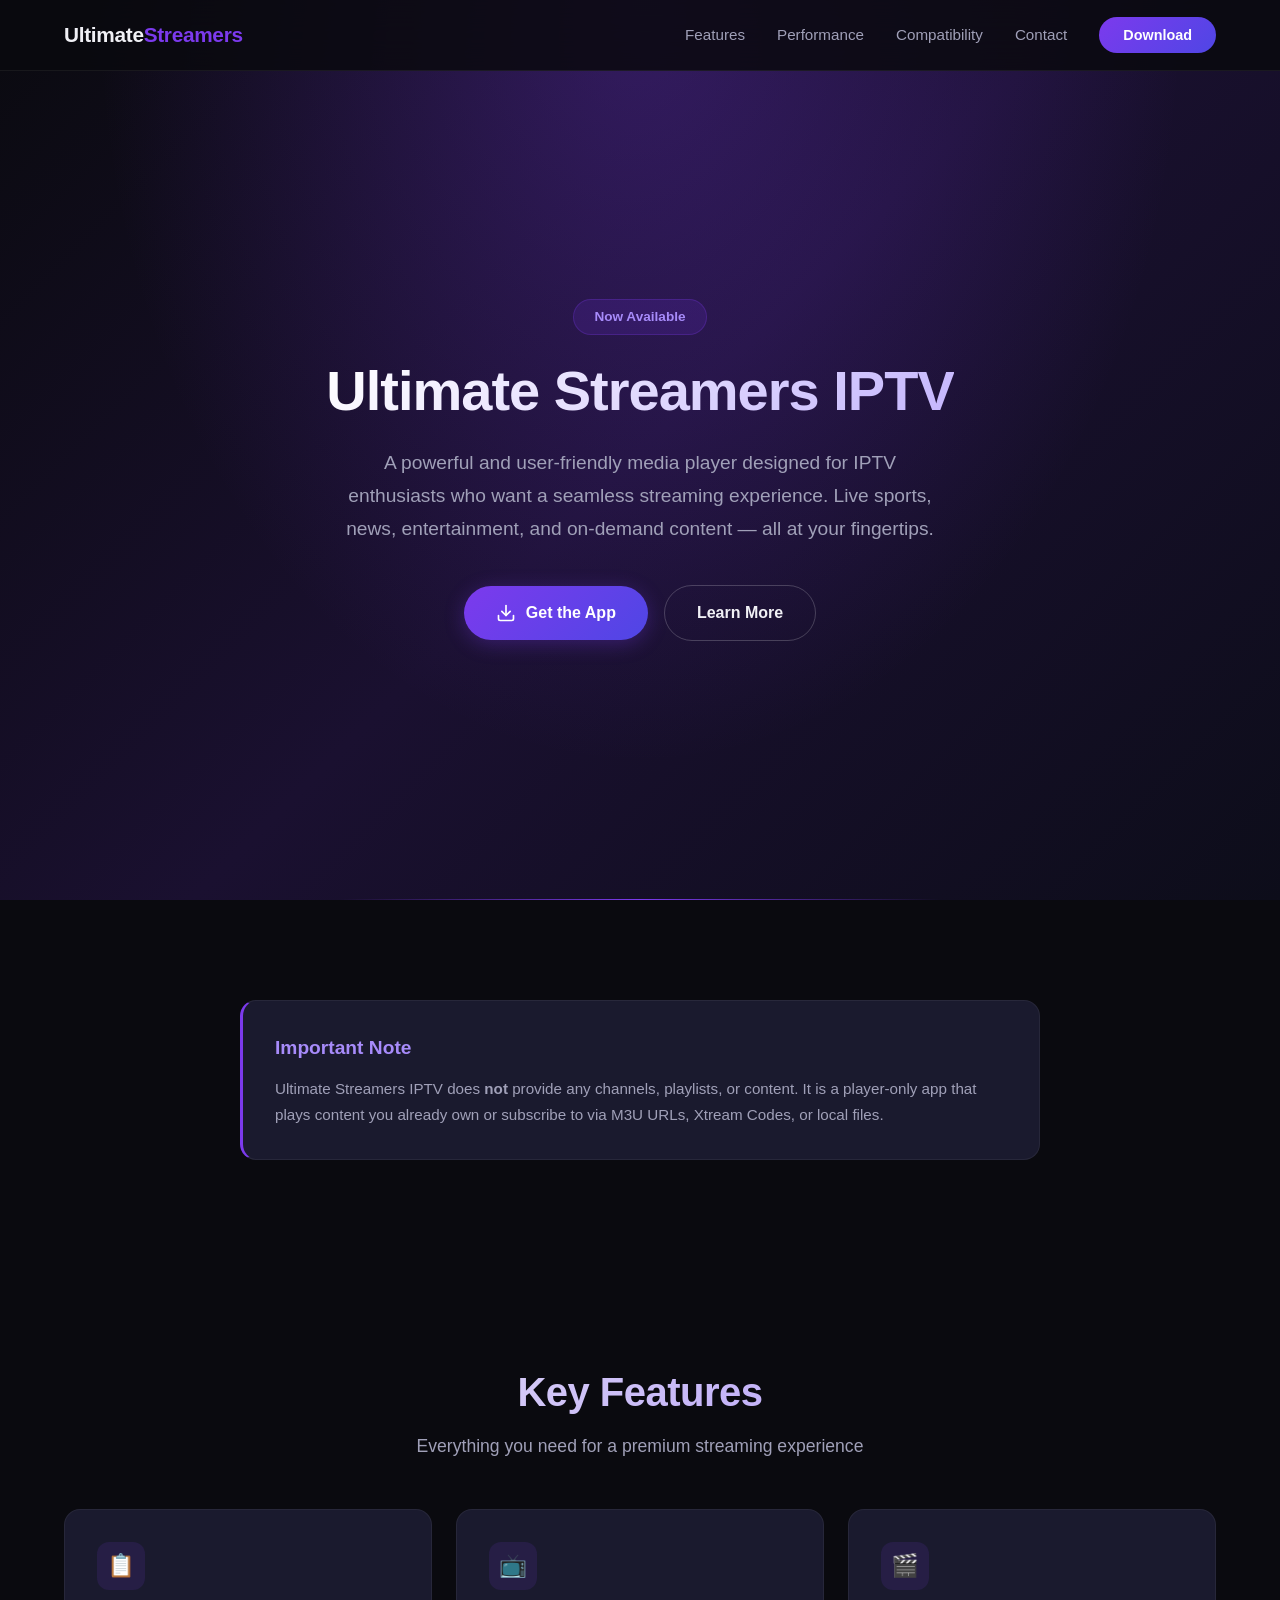
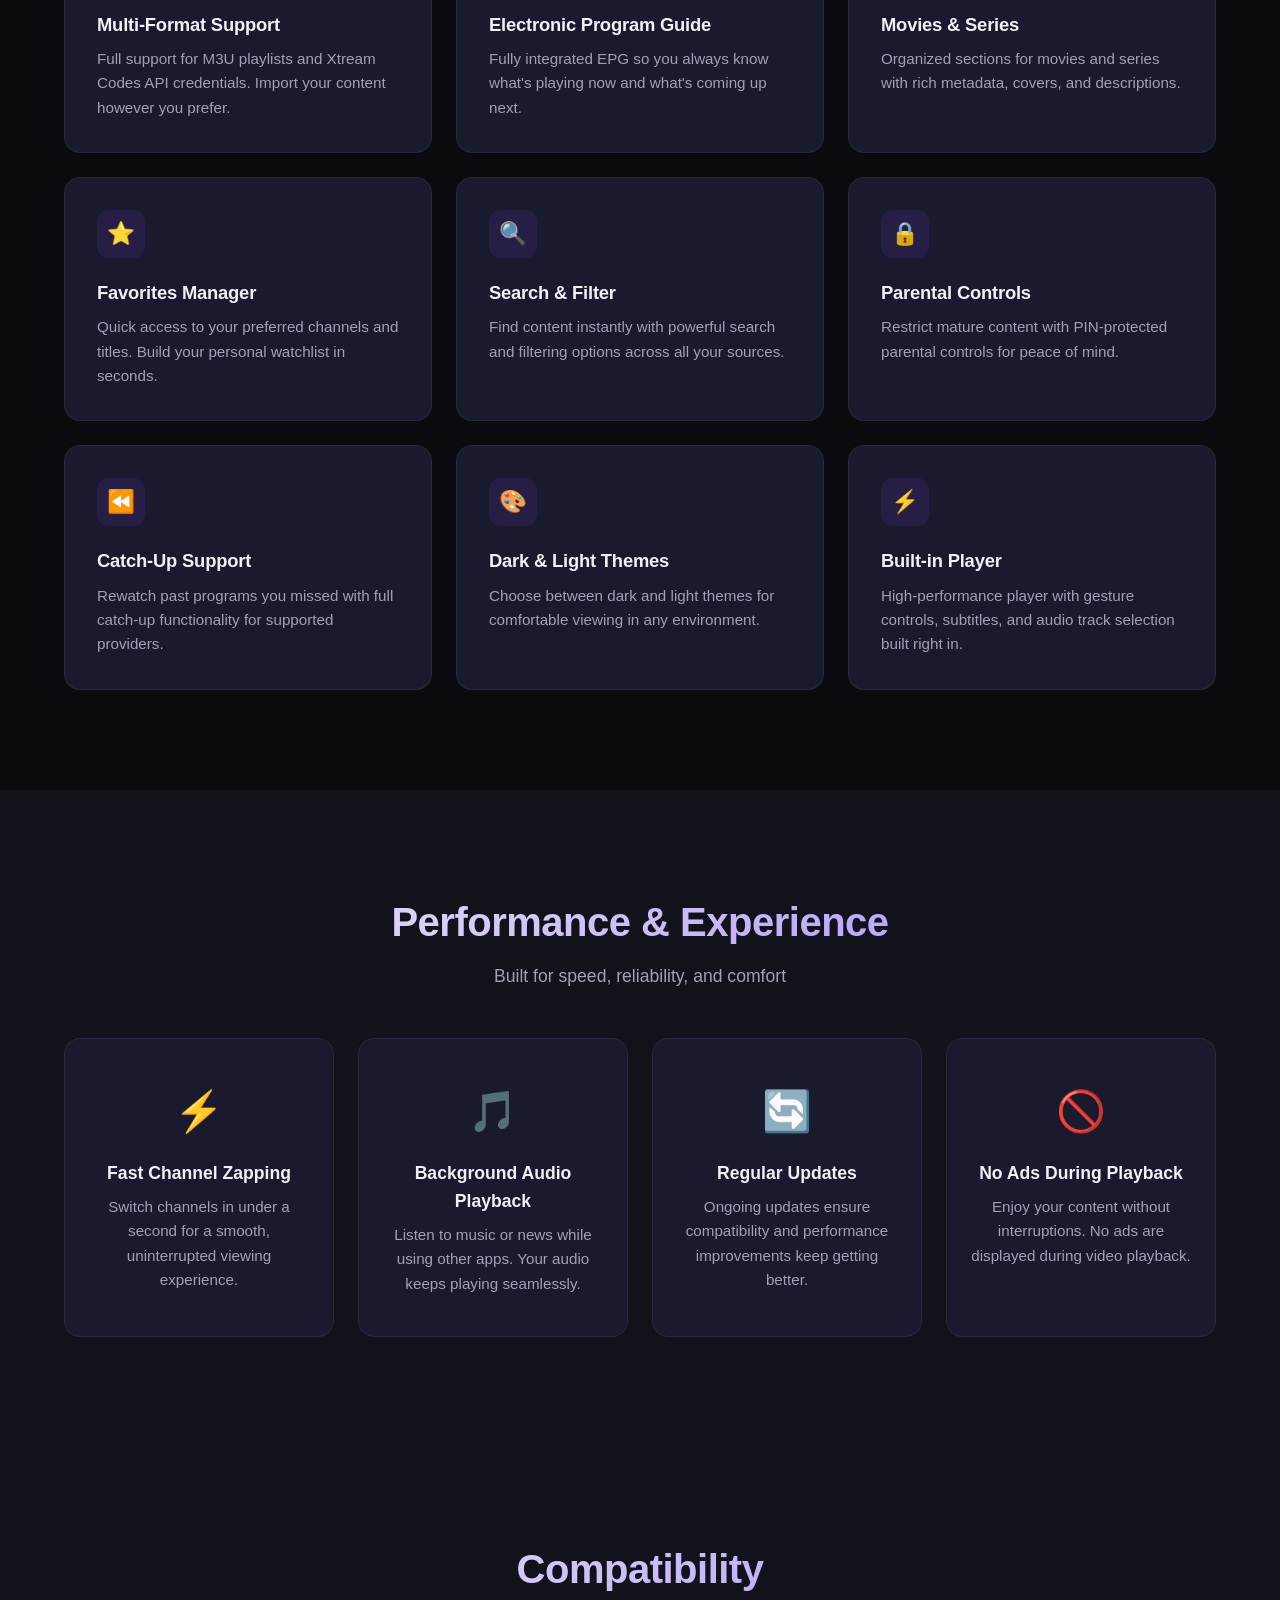
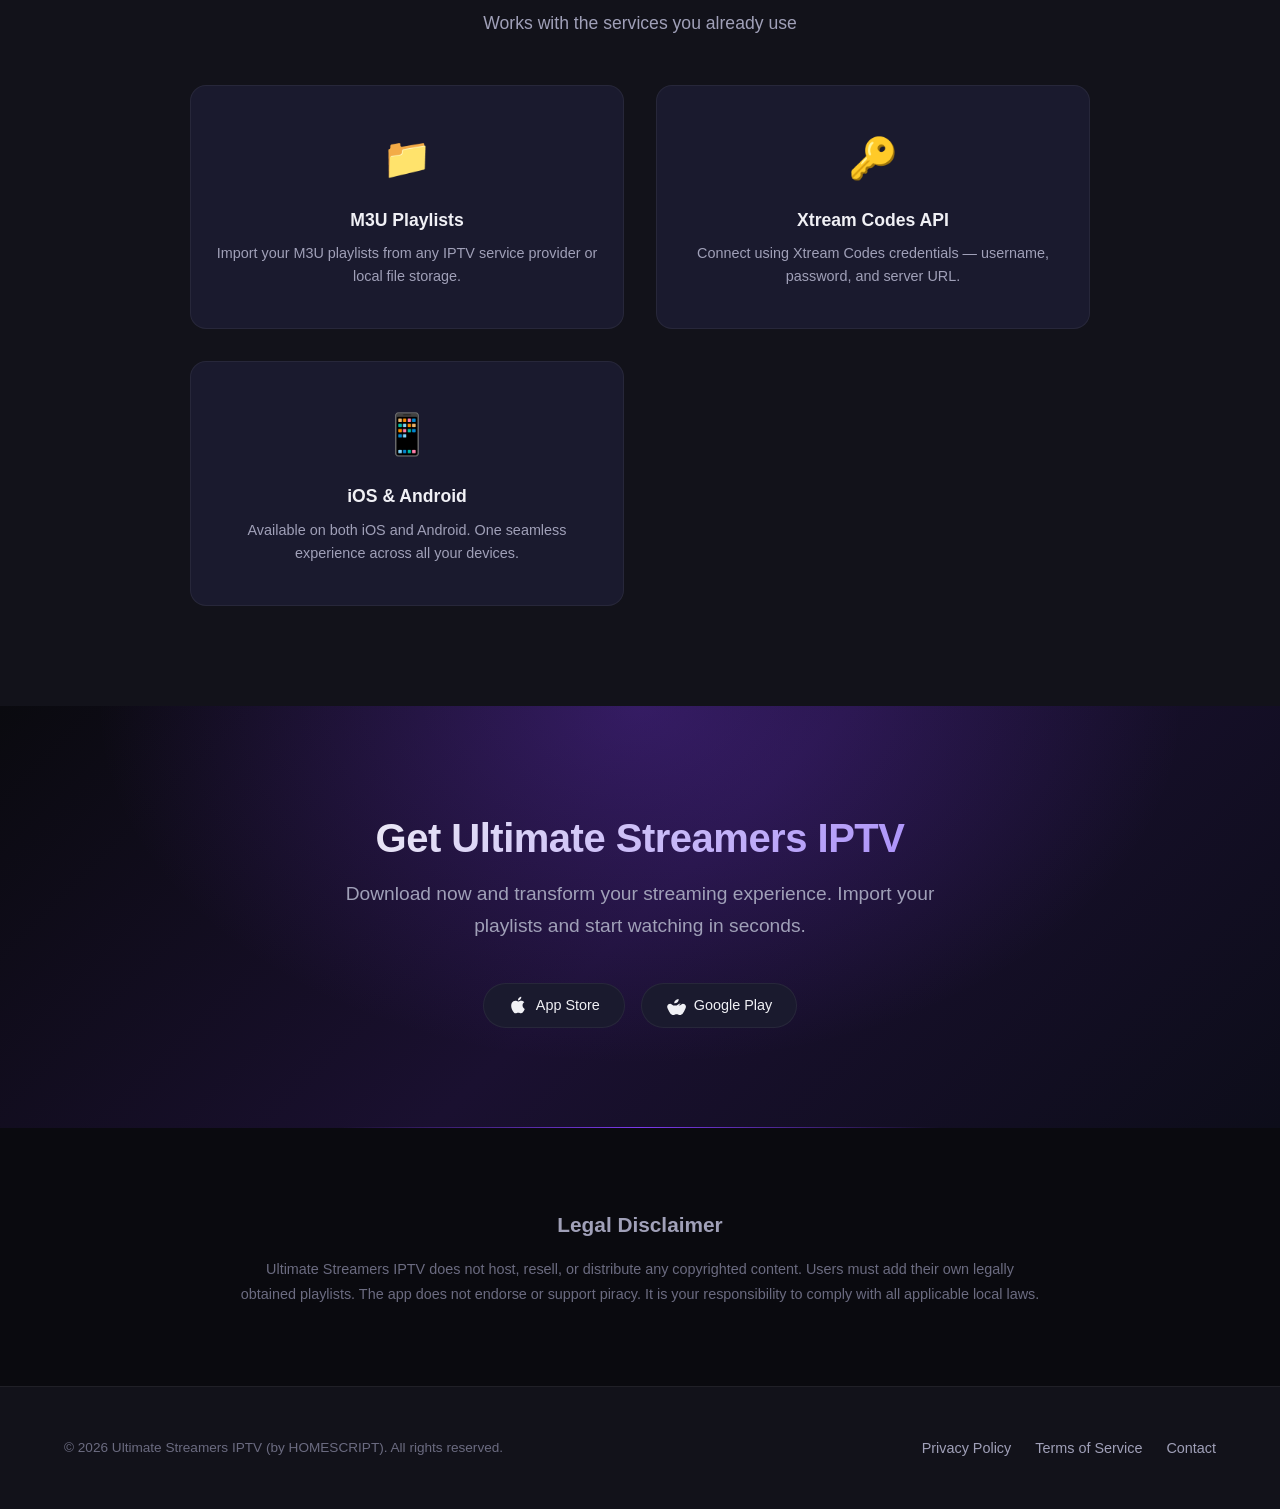
<file: index.html>
<!DOCTYPE html>
<html lang="en">
<head>
  <meta charset="UTF-8">
  <meta name="viewport" content="width=device-width, initial-scale=1.0">
  <meta name="description" content="Ultimate Streamers IPTV - A powerful and user-friendly media player for IPTV enthusiasts. Stream M3U playlists, Xtream Codes, and local files with a seamless experience.">
  <meta name="keywords" content="IPTV player, M3U player, Xtream Codes, IPTV app, media player, streaming app">
  <meta name="theme-color" content="#0a0a0f">
  <title>Ultimate Streamers IPTV - Premium Media Player</title>
  <link rel="stylesheet" href="styles.css">
  <link rel="icon" type="image/svg+xml" href="data:image/svg+xml,<svg xmlns='http://www.w3.org/2000/svg' viewBox='0 0 100 100'><text y='.9em' font-size='90'>📺</text></svg>">
</head>
<body>

  <!-- NAVIGATION -->
  <nav class="nav" id="nav">
    <div class="nav-inner">
      <a href="#" class="nav-logo">Ultimate<span>Streamers</span></a>
      <button class="nav-toggle" id="navToggle" aria-label="Toggle navigation">
        <span></span>
        <span></span>
        <span></span>
      </button>
      <ul class="nav-links" id="navLinks">
        <li><a href="#features">Features</a></li>
        <li><a href="#performance">Performance</a></li>
        <li><a href="#compatibility">Compatibility</a></li>
        <li><a href="contact.html">Contact</a></li>
        <li><a href="#download" class="nav-cta">Download</a></li>
      </ul>
    </div>
  </nav>

  <!-- HERO -->
  <section class="hero" id="home">
    <div class="hero-content">
      <span class="hero-badge">Now Available</span>
      <h1>Ultimate Streamers IPTV</h1>
      <p>A powerful and user-friendly media player designed for IPTV enthusiasts who want a seamless streaming experience. Live sports, news, entertainment, and on-demand content — all at your fingertips.</p>
      <div class="hero-cta">
        <a href="#download" class="btn btn-primary">
          <svg width="20" height="20" viewBox="0 0 24 24" fill="none" stroke="currentColor" stroke-width="2" stroke-linecap="round" stroke-linejoin="round"><path d="M21 15v4a2 2 0 0 1-2 2H5a2 2 0 0 1-2-2v-4"/><polyline points="7 10 12 15 17 10"/><line x1="12" y1="15" x2="12" y2="3"/></svg>
          Get the App
        </a>
        <a href="#features" class="btn btn-outline">Learn More</a>
      </div>
    </div>
  </section>

  <!-- IMPORTANT NOTICE -->
  <section class="notice">
    <div class="container">
      <div class="notice-card">
        <h3>Important Note</h3>
        <p>Ultimate Streamers IPTV does <strong>not</strong> provide any channels, playlists, or content. It is a player-only app that plays content you already own or subscribe to via M3U URLs, Xtream Codes, or local files.</p>
      </div>
    </div>
  </section>

  <!-- FEATURES -->
  <section class="features" id="features">
    <div class="container">
      <h2 class="section-title">Key Features</h2>
      <p class="section-subtitle">Everything you need for a premium streaming experience</p>
      <div class="features-grid">

        <div class="feature-card">
          <div class="feature-icon">📋</div>
          <h3>Multi-Format Support</h3>
          <p>Full support for M3U playlists and Xtream Codes API credentials. Import your content however you prefer.</p>
        </div>

        <div class="feature-card">
          <div class="feature-icon">📺</div>
          <h3>Electronic Program Guide</h3>
          <p>Fully integrated EPG so you always know what's playing now and what's coming up next.</p>
        </div>

        <div class="feature-card">
          <div class="feature-icon">🎬</div>
          <h3>Movies &amp; Series</h3>
          <p>Organized sections for movies and series with rich metadata, covers, and descriptions.</p>
        </div>

        <div class="feature-card">
          <div class="feature-icon">⭐</div>
          <h3>Favorites Manager</h3>
          <p>Quick access to your preferred channels and titles. Build your personal watchlist in seconds.</p>
        </div>

        <div class="feature-card">
          <div class="feature-icon">🔍</div>
          <h3>Search &amp; Filter</h3>
          <p>Find content instantly with powerful search and filtering options across all your sources.</p>
        </div>

        <div class="feature-card">
          <div class="feature-icon">🔒</div>
          <h3>Parental Controls</h3>
          <p>Restrict mature content with PIN-protected parental controls for peace of mind.</p>
        </div>

        <div class="feature-card">
          <div class="feature-icon">⏪</div>
          <h3>Catch-Up Support</h3>
          <p>Rewatch past programs you missed with full catch-up functionality for supported providers.</p>
        </div>

        <div class="feature-card">
          <div class="feature-icon">🎨</div>
          <h3>Dark &amp; Light Themes</h3>
          <p>Choose between dark and light themes for comfortable viewing in any environment.</p>
        </div>

        <div class="feature-card">
          <div class="feature-icon">⚡</div>
          <h3>Built-in Player</h3>
          <p>High-performance player with gesture controls, subtitles, and audio track selection built right in.</p>
        </div>

      </div>
    </div>
  </section>

  <!-- PERFORMANCE -->
  <section class="performance" id="performance">
    <div class="container">
      <h2 class="section-title">Performance &amp; Experience</h2>
      <p class="section-subtitle">Built for speed, reliability, and comfort</p>
      <div class="perf-grid">

        <div class="perf-card">
          <div class="perf-icon">⚡</div>
          <h3>Fast Channel Zapping</h3>
          <p>Switch channels in under a second for a smooth, uninterrupted viewing experience.</p>
        </div>

        <div class="perf-card">
          <div class="perf-icon">🎵</div>
          <h3>Background Audio Playback</h3>
          <p>Listen to music or news while using other apps. Your audio keeps playing seamlessly.</p>
        </div>

        <div class="perf-card">
          <div class="perf-icon">🔄</div>
          <h3>Regular Updates</h3>
          <p>Ongoing updates ensure compatibility and performance improvements keep getting better.</p>
        </div>

        <div class="perf-card">
          <div class="perf-icon">🚫</div>
          <h3>No Ads During Playback</h3>
          <p>Enjoy your content without interruptions. No ads are displayed during video playback.</p>
        </div>

      </div>
    </div>
  </section>

  <!-- COMPATIBILITY -->
  <section class="compatibility" id="compatibility">
    <div class="container">
      <h2 class="section-title">Compatibility</h2>
      <p class="section-subtitle">Works with the services you already use</p>
      <div class="compat-content">

        <div class="compat-card">
          <div class="compat-icon">📁</div>
          <h3>M3U Playlists</h3>
          <p>Import your M3U playlists from any IPTV service provider or local file storage.</p>
        </div>

        <div class="compat-card">
          <div class="compat-icon">🔑</div>
          <h3>Xtream Codes API</h3>
          <p>Connect using Xtream Codes credentials — username, password, and server URL.</p>
        </div>

        <div class="compat-card">
          <div class="compat-icon">📱</div>
          <h3>iOS &amp; Android</h3>
          <p>Available on both iOS and Android. One seamless experience across all your devices.</p>
        </div>

      </div>
    </div>
  </section>

  <!-- DOWNLOAD CTA -->
  <section class="hero" id="download" style="min-height: auto; padding: 100px 24px;">
    <div class="hero-content">
      <h2 class="section-title" style="font-size: 2.5rem;">Get Ultimate Streamers IPTV</h2>
      <p>Download now and transform your streaming experience. Import your playlists and start watching in seconds.</p>
      <div class="store-badges">
        <a href="#" class="store-badge">
          <svg viewBox="0 0 24 24" fill="currentColor"><path d="M18.71 19.5c-.83 1.24-1.71 2.45-3.05 2.47-1.34.03-1.77-.79-3.29-.79-1.53 0-2 .77-3.27.82-1.31.05-2.3-1.32-3.14-2.53C4.25 17 2.94 12.45 4.7 9.39c.87-1.52 2.43-2.48 4.12-2.51 1.28-.02 2.5.87 3.29.87.78 0 2.26-1.07 3.82-.91.65.03 2.47.26 3.64 1.98-.09.06-2.17 1.28-2.15 3.81.03 3.02 2.65 4.03 2.68 4.04-.03.07-.42 1.44-1.38 2.83M13 3.5c.73-.83 1.94-1.46 2.94-1.5.13 1.17-.34 2.35-1.04 3.19-.69.85-1.83 1.51-2.95 1.42-.15-1.15.41-2.35 1.05-3.11z"/></svg>
          App Store
        </a>
        <a href="#" class="store-badge">
          <svg viewBox="0 0 24 24" fill="currentColor"><path d="M14.94 4.66C13.67 4.86 12.17 5.71 11.25 6.59c-.72.68-1.35 1.76-1.35 2.85 0 .18.02.36.05.52 1.44.15 2.86-.37 3.85-1.37.81-.81 1.44-1.89 1.37-3.07-.09-.34-.23-.63-.23-.86zM17.72 10.05c-1.26 0-2.34.46-3.22 1.24-2.09 1.88-5.44 1.88-7.53 0-1.77-1.53-4.57-.44-5.34 1.62-.59 1.56.36 3.25 1.06 4.68.7 1.43 1.32 2.88 2.16 4.14.86 1.3 2.09 2.38 3.77 2.38 1.68 0 2.35-.97 4.07-.97 1.72 0 2.37.97 4.04.97 1.68 0 2.91-1.08 3.77-2.38.84-1.26 1.46-2.71 2.16-4.14.7-1.43 1.65-3.12 1.06-4.68-.77-2.06-3.57-3.15-5.34-1.62-.88.78-1.96 1.24-3.22 1.24z"/></svg>
          Google Play
        </a>
      </div>
    </div>
  </section>

  <!-- LEGAL DISCLAIMER -->
  <section class="disclaimer">
    <div class="container">
      <div class="disclaimer-content">
        <h3>Legal Disclaimer</h3>
        <p>
          Ultimate Streamers IPTV does not host, resell, or distribute any copyrighted content. Users must add their own legally obtained playlists. The app does not endorse or support piracy. It is your responsibility to comply with all applicable local laws.
        </p>
      </div>
    </div>
  </section>

  <!-- FOOTER -->
  <footer class="footer">
    <div class="container">
      <div class="footer-inner">
        <span class="footer-copy">&copy; 2026 Ultimate Streamers IPTV (by HOMESCRIPT). All rights reserved.</span>
        <ul class="footer-links">
          <li><a href="privacy.html">Privacy Policy</a></li>
          <li><a href="terms.html">Terms of Service</a></li>
          <li><a href="contact.html">Contact</a></li>
        </ul>
      </div>
    </div>
  </footer>

  <script src="script.js"></script>
</body>
</html>
</file>
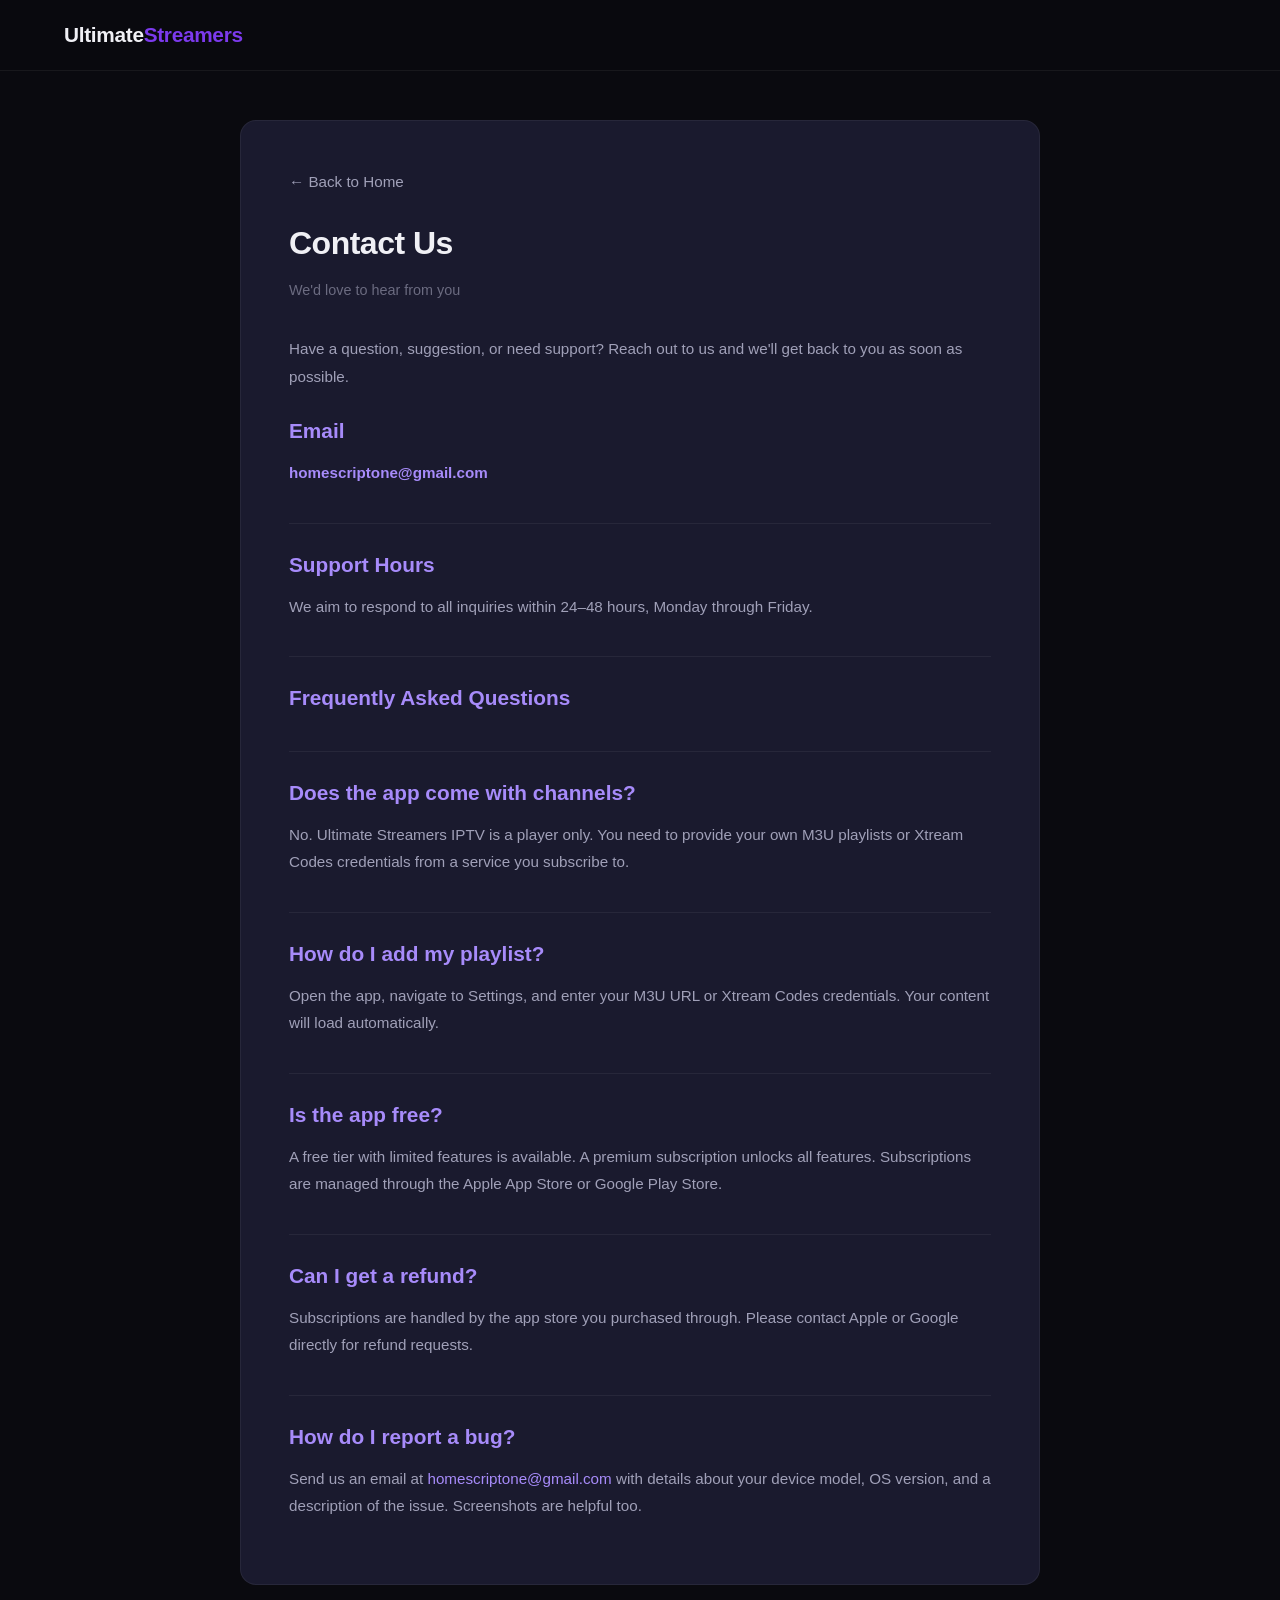
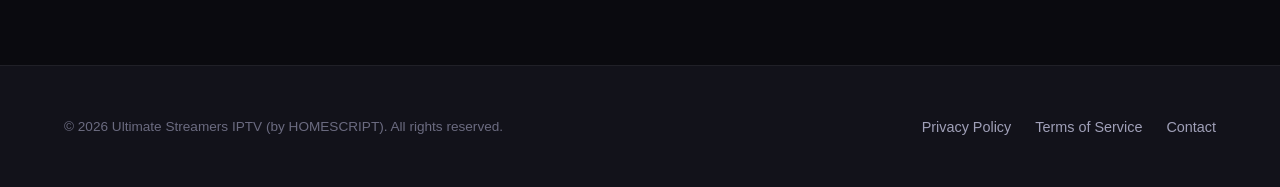
<file: contact.html>
<!DOCTYPE html>
<html lang="en">
<head>
  <meta charset="UTF-8">
  <meta name="viewport" content="width=device-width, initial-scale=1.0">
  <meta name="description" content="Contact Ultimate Streamers IPTV - Get in touch with us for support, questions, or feedback.">
  <meta name="theme-color" content="#0a0a0f">
  <title>Contact - Ultimate Streamers IPTV</title>
  <link rel="stylesheet" href="styles.css">
</head>
<body>

  <nav class="nav" id="nav">
    <div class="nav-inner">
      <a href="index.html" class="nav-logo">Ultimate<span>Streamers</span></a>
    </div>
  </nav>

  <main class="legal-page">
    <div class="legal-content">
      <a href="index.html" class="legal-back">← Back to Home</a>
      <h1>Contact Us</h1>
      <p class="legal-date">We'd love to hear from you</p>

      <p>Have a question, suggestion, or need support? Reach out to us and we'll get back to you as soon as possible.</p>

      <h2>Email</h2>
      <p><strong><a href="mailto:homescriptone@gmail.com">homescriptone@gmail.com</a></strong></p>

      <h2>Support Hours</h2>
      <p>We aim to respond to all inquiries within 24–48 hours, Monday through Friday.</p>

      <h2>Frequently Asked Questions</h2>

      <h2>Does the app come with channels?</h2>
      <p>No. Ultimate Streamers IPTV is a player only. You need to provide your own M3U playlists or Xtream Codes credentials from a service you subscribe to.</p>

      <h2>How do I add my playlist?</h2>
      <p>Open the app, navigate to Settings, and enter your M3U URL or Xtream Codes credentials. Your content will load automatically.</p>

      <h2>Is the app free?</h2>
      <p>A free tier with limited features is available. A premium subscription unlocks all features. Subscriptions are managed through the Apple App Store or Google Play Store.</p>

      <h2>Can I get a refund?</h2>
      <p>Subscriptions are handled by the app store you purchased through. Please contact Apple or Google directly for refund requests.</p>

      <h2>How do I report a bug?</h2>
      <p>Send us an email at <a href="mailto:homescriptone@gmail.com">homescriptone@gmail.com</a> with details about your device model, OS version, and a description of the issue. Screenshots are helpful too.</p>
    </div>
  </main>

  <footer class="footer">
    <div class="container">
      <div class="footer-inner">
        <span class="footer-copy">&copy; 2026 Ultimate Streamers IPTV (by HOMESCRIPT). All rights reserved.</span>
        <ul class="footer-links">
          <li><a href="privacy.html">Privacy Policy</a></li>
          <li><a href="terms.html">Terms of Service</a></li>
          <li><a href="contact.html">Contact</a></li>
        </ul>
      </div>
    </div>
  </footer>

</body>
</html>
</file>
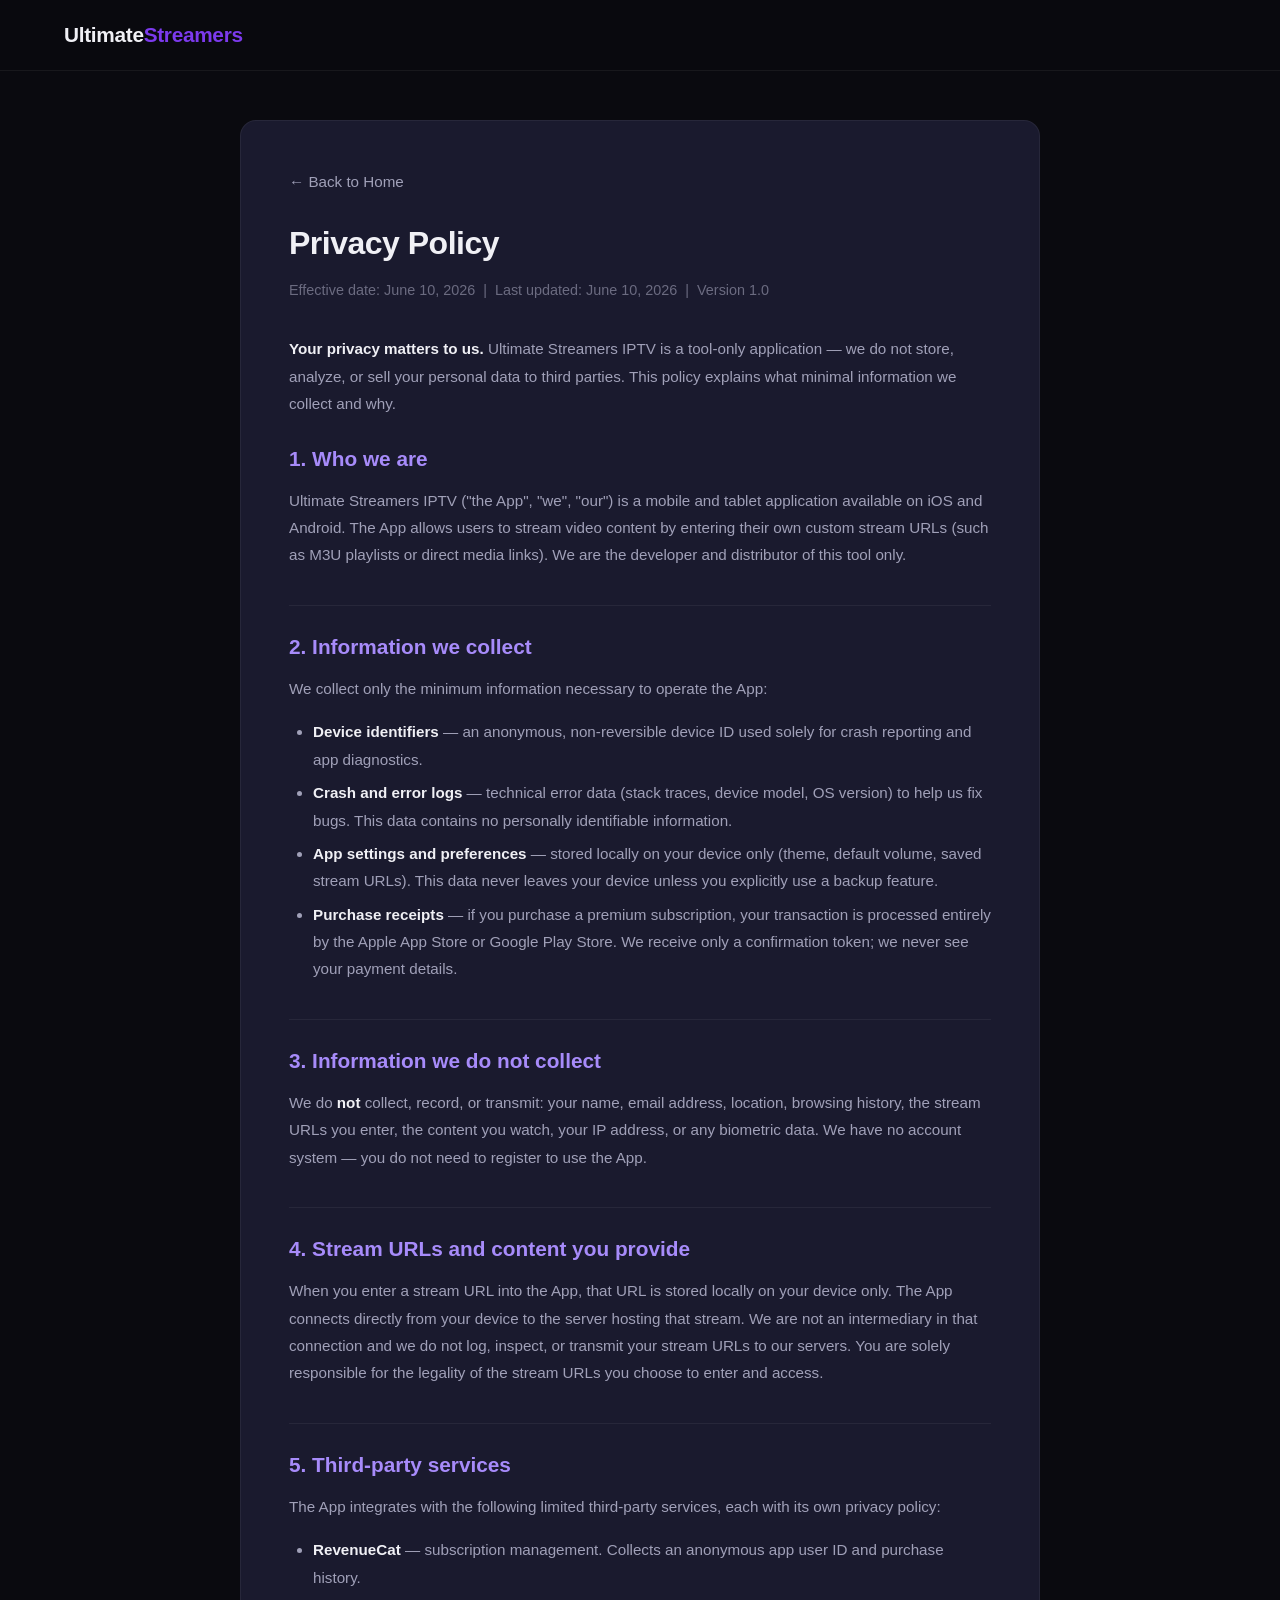
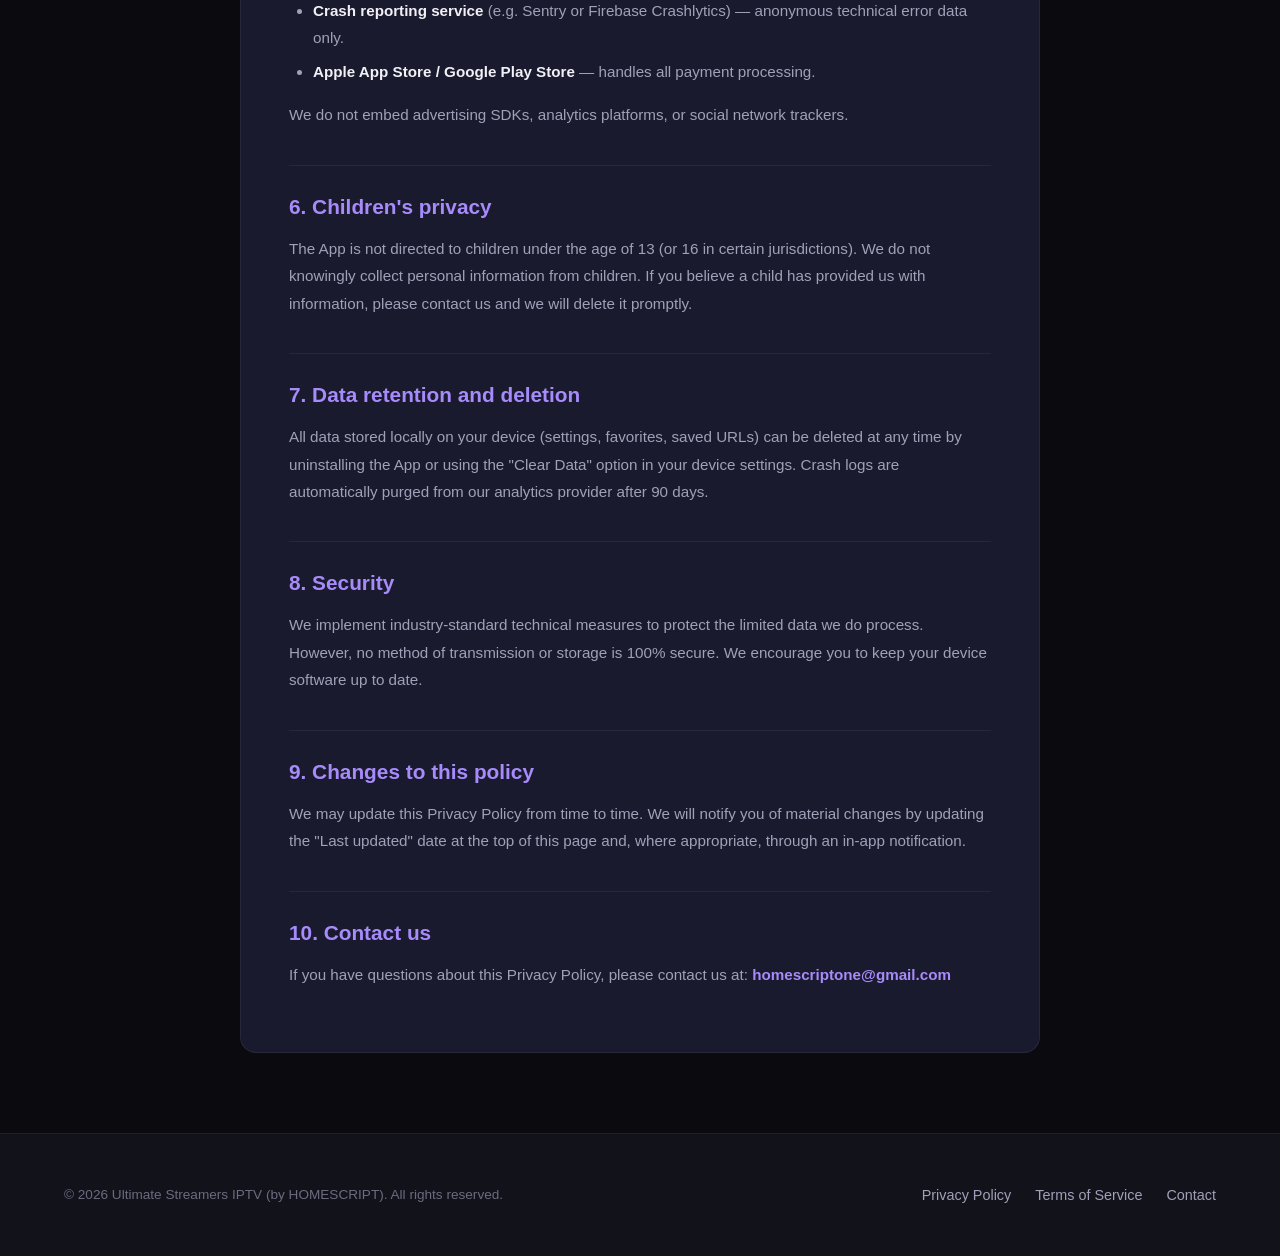
<file: privacy.html>
<!DOCTYPE html>
<html lang="en">
<head>
  <meta charset="UTF-8">
  <meta name="viewport" content="width=device-width, initial-scale=1.0">
  <meta name="description" content="Privacy Policy for Ultimate Streamers IPTV - How we collect, use, and protect your information.">
  <meta name="theme-color" content="#0a0a0f">
  <title>Privacy Policy - Ultimate Streamers IPTV</title>
  <link rel="stylesheet" href="styles.css">
</head>
<body>

  <nav class="nav" id="nav">
    <div class="nav-inner">
      <a href="index.html" class="nav-logo">Ultimate<span>Streamers</span></a>
    </div>
  </nav>

  <main class="legal-page">
    <div class="legal-content">
      <a href="index.html" class="legal-back">← Back to Home</a>
      <h1>Privacy Policy</h1>
      <p class="legal-date">Effective date: June 10, 2026 &nbsp;|&nbsp; Last updated: June 10, 2026 &nbsp;|&nbsp; Version 1.0</p>

      <p><strong>Your privacy matters to us.</strong> Ultimate Streamers IPTV is a tool-only application — we do not store, analyze, or sell your personal data to third parties. This policy explains what minimal information we collect and why.</p>

      <h2>1. Who we are</h2>
      <p>Ultimate Streamers IPTV ("the App", "we", "our") is a mobile and tablet application available on iOS and Android. The App allows users to stream video content by entering their own custom stream URLs (such as M3U playlists or direct media links). We are the developer and distributor of this tool only.</p>

      <h2>2. Information we collect</h2>
      <p>We collect only the minimum information necessary to operate the App:</p>
      <ul>
        <li><strong>Device identifiers</strong> — an anonymous, non-reversible device ID used solely for crash reporting and app diagnostics.</li>
        <li><strong>Crash and error logs</strong> — technical error data (stack traces, device model, OS version) to help us fix bugs. This data contains no personally identifiable information.</li>
        <li><strong>App settings and preferences</strong> — stored locally on your device only (theme, default volume, saved stream URLs). This data never leaves your device unless you explicitly use a backup feature.</li>
        <li><strong>Purchase receipts</strong> — if you purchase a premium subscription, your transaction is processed entirely by the Apple App Store or Google Play Store. We receive only a confirmation token; we never see your payment details.</li>
      </ul>

      <h2>3. Information we do not collect</h2>
      <p>We do <strong>not</strong> collect, record, or transmit: your name, email address, location, browsing history, the stream URLs you enter, the content you watch, your IP address, or any biometric data. We have no account system — you do not need to register to use the App.</p>

      <h2>4. Stream URLs and content you provide</h2>
      <p>When you enter a stream URL into the App, that URL is stored locally on your device only. The App connects directly from your device to the server hosting that stream. We are not an intermediary in that connection and we do not log, inspect, or transmit your stream URLs to our servers. You are solely responsible for the legality of the stream URLs you choose to enter and access.</p>

      <h2>5. Third-party services</h2>
      <p>The App integrates with the following limited third-party services, each with its own privacy policy:</p>
      <ul>
        <li><strong>RevenueCat</strong> — subscription management. Collects an anonymous app user ID and purchase history.</li>
        <li><strong>Crash reporting service</strong> (e.g. Sentry or Firebase Crashlytics) — anonymous technical error data only.</li>
        <li><strong>Apple App Store / Google Play Store</strong> — handles all payment processing.</li>
      </ul>
      <p>We do not embed advertising SDKs, analytics platforms, or social network trackers.</p>

      <h2>6. Children's privacy</h2>
      <p>The App is not directed to children under the age of 13 (or 16 in certain jurisdictions). We do not knowingly collect personal information from children. If you believe a child has provided us with information, please contact us and we will delete it promptly.</p>

      <h2>7. Data retention and deletion</h2>
      <p>All data stored locally on your device (settings, favorites, saved URLs) can be deleted at any time by uninstalling the App or using the "Clear Data" option in your device settings. Crash logs are automatically purged from our analytics provider after 90 days.</p>

      <h2>8. Security</h2>
      <p>We implement industry-standard technical measures to protect the limited data we do process. However, no method of transmission or storage is 100% secure. We encourage you to keep your device software up to date.</p>

      <h2>9. Changes to this policy</h2>
      <p>We may update this Privacy Policy from time to time. We will notify you of material changes by updating the "Last updated" date at the top of this page and, where appropriate, through an in-app notification.</p>

      <h2>10. Contact us</h2>
      <p>If you have questions about this Privacy Policy, please contact us at: <strong><a href="mailto:homescriptone@gmail.com">homescriptone@gmail.com</a></strong></p>
    </div>
  </main>

  <footer class="footer">
    <div class="container">
      <div class="footer-inner">
        <span class="footer-copy">&copy; 2026 Ultimate Streamers IPTV (by HOMESCRIPT). All rights reserved.</span>
        <ul class="footer-links">
          <li><a href="privacy.html">Privacy Policy</a></li>
          <li><a href="terms.html">Terms of Service</a></li>
          <li><a href="contact.html">Contact</a></li>
        </ul>
      </div>
    </div>
  </footer>

</body>
</html>
</file>
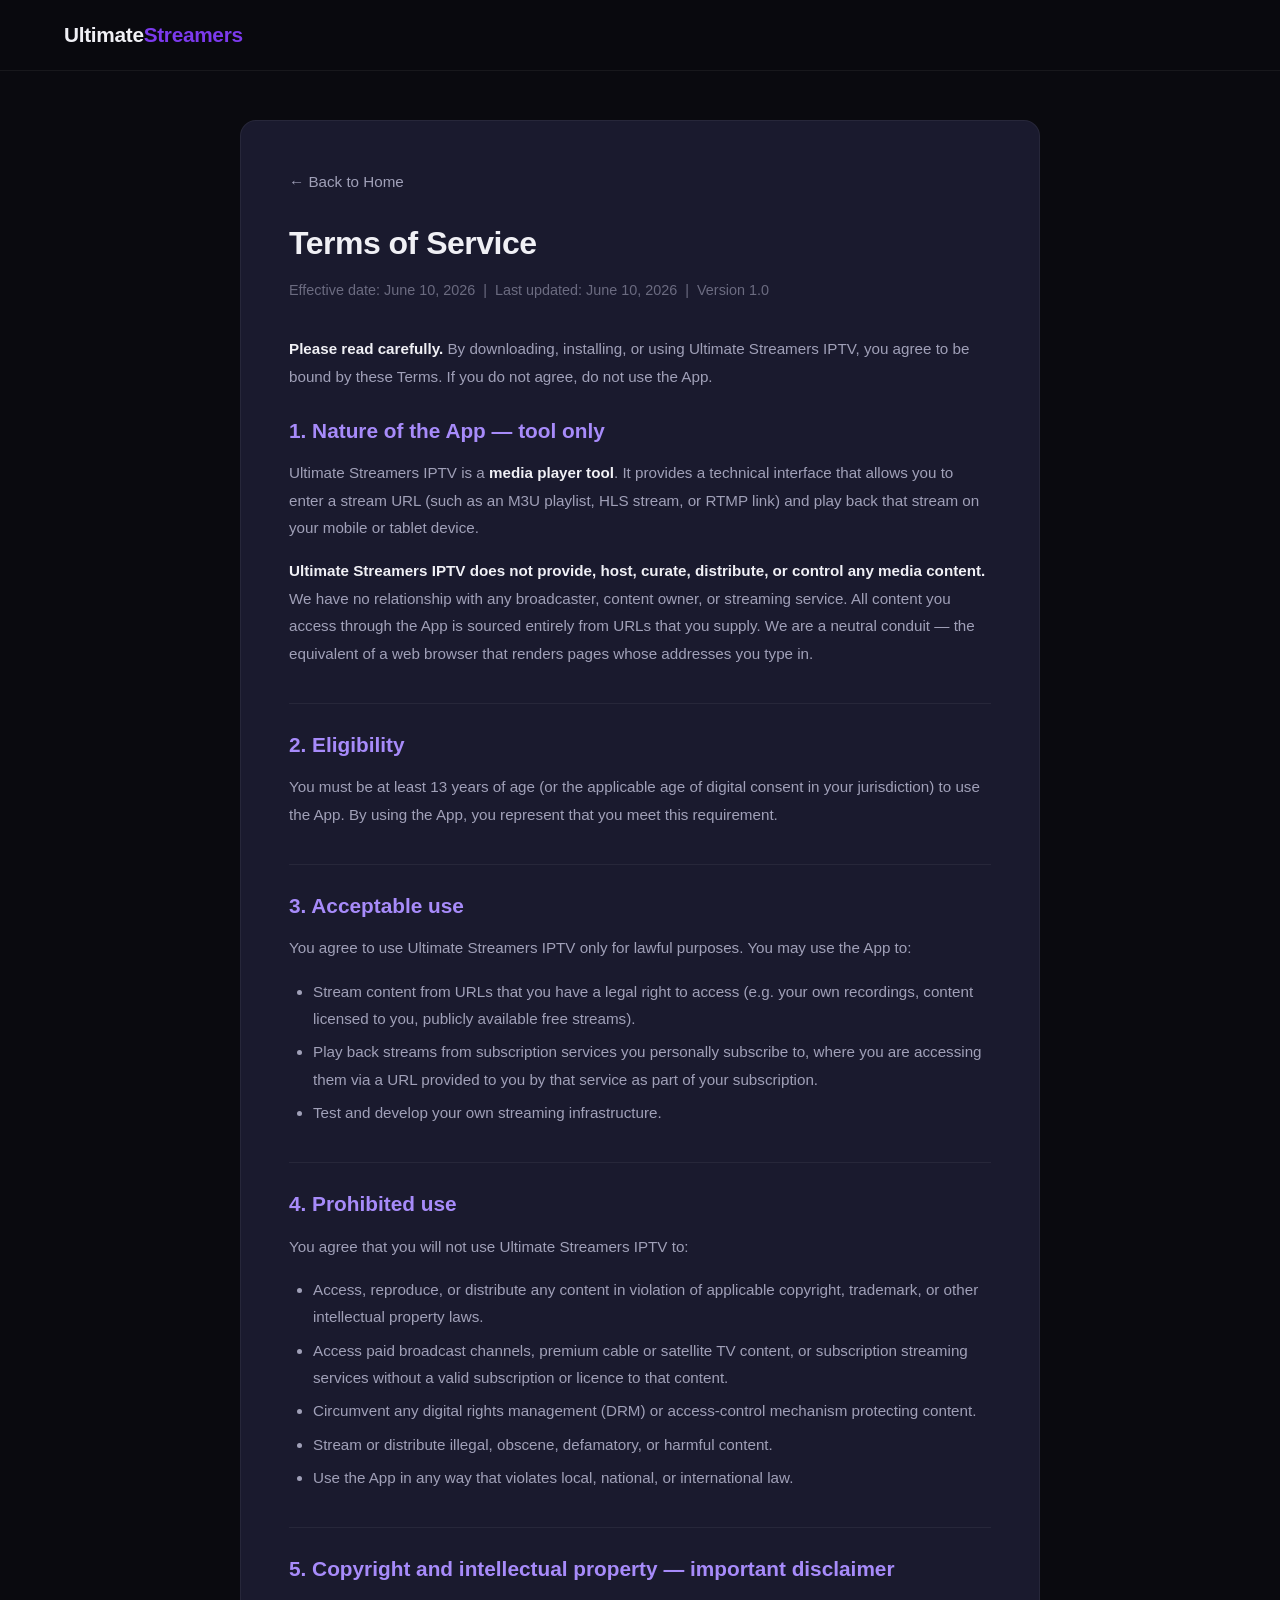
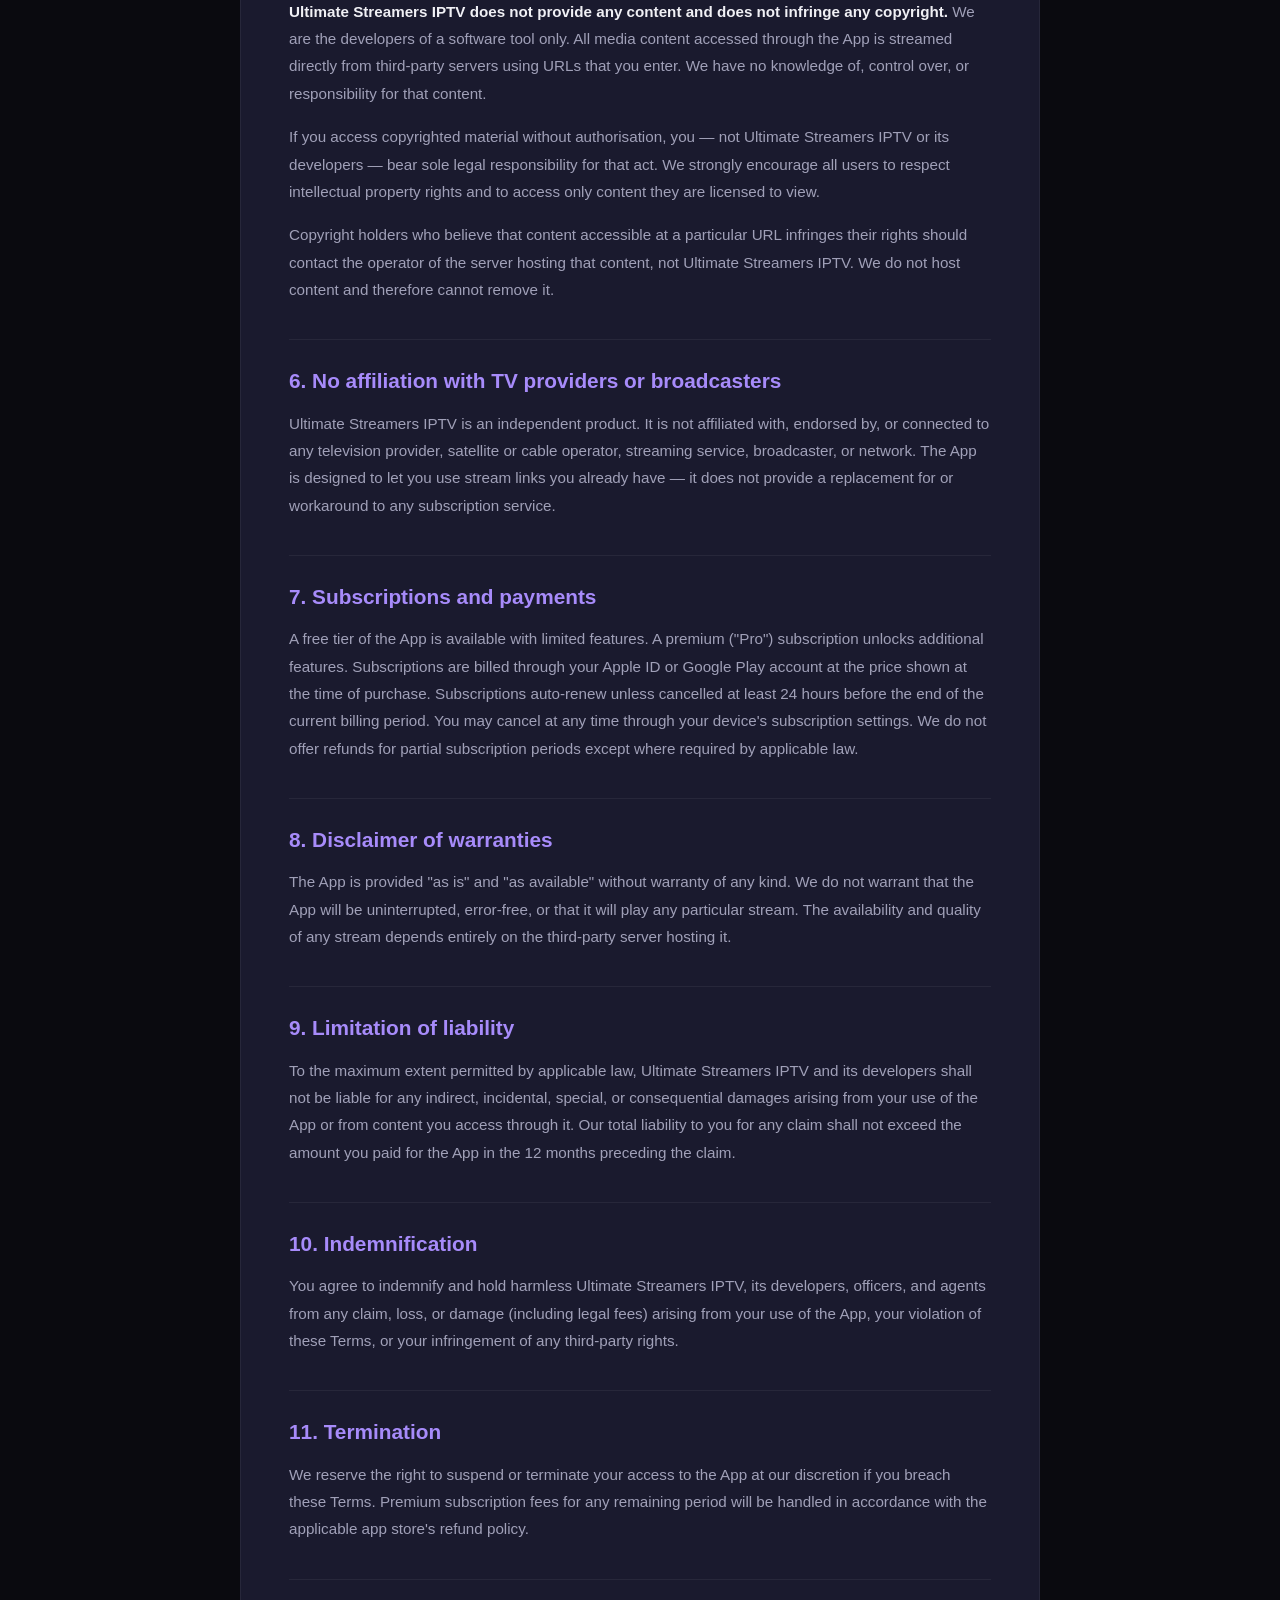
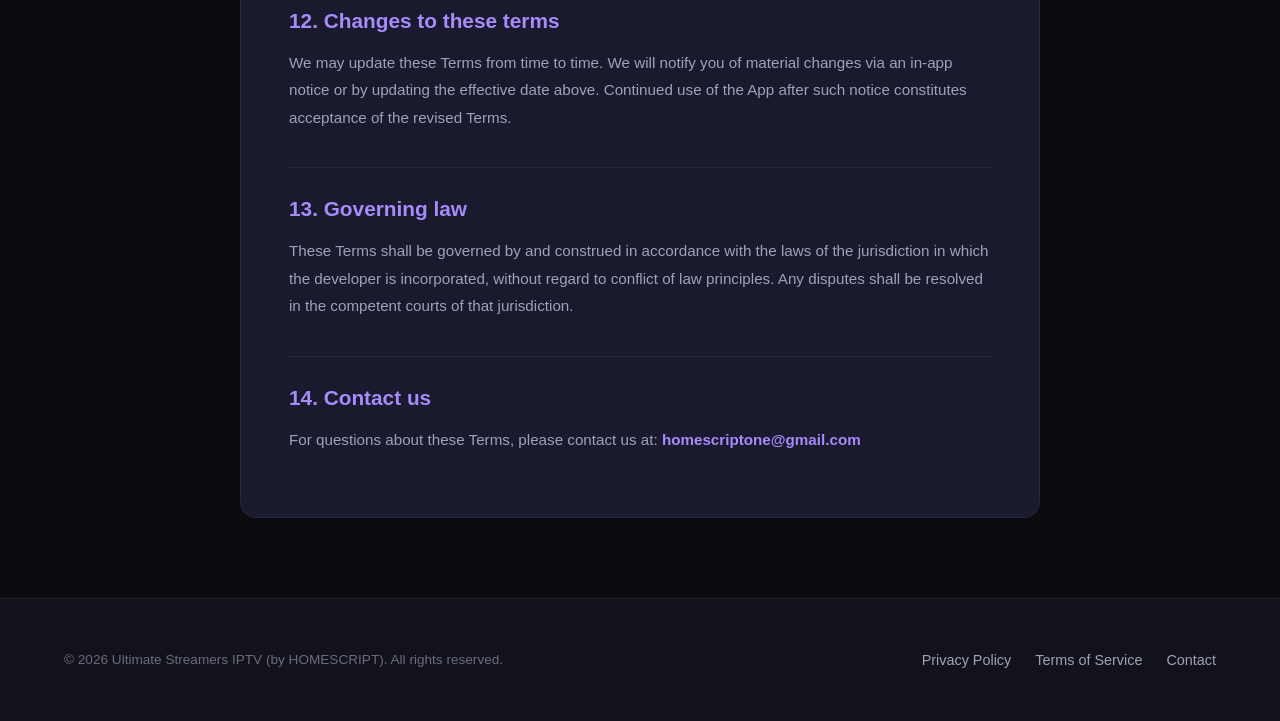
<file: terms.html>
<!DOCTYPE html>
<html lang="en">
<head>
  <meta charset="UTF-8">
  <meta name="viewport" content="width=device-width, initial-scale=1.0">
  <meta name="description" content="Terms of Service for Ultimate Streamers IPTV - Rules governing your use of the application.">
  <meta name="theme-color" content="#0a0a0f">
  <title>Terms of Service - Ultimate Streamers IPTV</title>
  <link rel="stylesheet" href="styles.css">
</head>
<body>

  <nav class="nav" id="nav">
    <div class="nav-inner">
      <a href="index.html" class="nav-logo">Ultimate<span>Streamers</span></a>
    </div>
  </nav>

  <main class="legal-page">
    <div class="legal-content">
      <a href="index.html" class="legal-back">← Back to Home</a>
      <h1>Terms of Service</h1>
      <p class="legal-date">Effective date: June 10, 2026 &nbsp;|&nbsp; Last updated: June 10, 2026 &nbsp;|&nbsp; Version 1.0</p>

      <p><strong>Please read carefully.</strong> By downloading, installing, or using Ultimate Streamers IPTV, you agree to be bound by these Terms. If you do not agree, do not use the App.</p>

      <h2>1. Nature of the App — tool only</h2>
      <p>Ultimate Streamers IPTV is a <strong>media player tool</strong>. It provides a technical interface that allows you to enter a stream URL (such as an M3U playlist, HLS stream, or RTMP link) and play back that stream on your mobile or tablet device.</p>
      <p><strong>Ultimate Streamers IPTV does not provide, host, curate, distribute, or control any media content.</strong> We have no relationship with any broadcaster, content owner, or streaming service. All content you access through the App is sourced entirely from URLs that you supply. We are a neutral conduit — the equivalent of a web browser that renders pages whose addresses you type in.</p>

      <h2>2. Eligibility</h2>
      <p>You must be at least 13 years of age (or the applicable age of digital consent in your jurisdiction) to use the App. By using the App, you represent that you meet this requirement.</p>

      <h2>3. Acceptable use</h2>
      <p>You agree to use Ultimate Streamers IPTV only for lawful purposes. You may use the App to:</p>
      <ul>
        <li>Stream content from URLs that you have a legal right to access (e.g. your own recordings, content licensed to you, publicly available free streams).</li>
        <li>Play back streams from subscription services you personally subscribe to, where you are accessing them via a URL provided to you by that service as part of your subscription.</li>
        <li>Test and develop your own streaming infrastructure.</li>
      </ul>

      <h2>4. Prohibited use</h2>
      <p>You agree that you will not use Ultimate Streamers IPTV to:</p>
      <ul>
        <li>Access, reproduce, or distribute any content in violation of applicable copyright, trademark, or other intellectual property laws.</li>
        <li>Access paid broadcast channels, premium cable or satellite TV content, or subscription streaming services without a valid subscription or licence to that content.</li>
        <li>Circumvent any digital rights management (DRM) or access-control mechanism protecting content.</li>
        <li>Stream or distribute illegal, obscene, defamatory, or harmful content.</li>
        <li>Use the App in any way that violates local, national, or international law.</li>
      </ul>

      <h2>5. Copyright and intellectual property — important disclaimer</h2>
      <p><strong>Ultimate Streamers IPTV does not provide any content and does not infringe any copyright.</strong> We are the developers of a software tool only. All media content accessed through the App is streamed directly from third-party servers using URLs that you enter. We have no knowledge of, control over, or responsibility for that content.</p>
      <p>If you access copyrighted material without authorisation, you — not Ultimate Streamers IPTV or its developers — bear sole legal responsibility for that act. We strongly encourage all users to respect intellectual property rights and to access only content they are licensed to view.</p>
      <p>Copyright holders who believe that content accessible at a particular URL infringes their rights should contact the operator of the server hosting that content, not Ultimate Streamers IPTV. We do not host content and therefore cannot remove it.</p>

      <h2>6. No affiliation with TV providers or broadcasters</h2>
      <p>Ultimate Streamers IPTV is an independent product. It is not affiliated with, endorsed by, or connected to any television provider, satellite or cable operator, streaming service, broadcaster, or network. The App is designed to let you use stream links you already have — it does not provide a replacement for or workaround to any subscription service.</p>

      <h2>7. Subscriptions and payments</h2>
      <p>A free tier of the App is available with limited features. A premium ("Pro") subscription unlocks additional features. Subscriptions are billed through your Apple ID or Google Play account at the price shown at the time of purchase. Subscriptions auto-renew unless cancelled at least 24 hours before the end of the current billing period. You may cancel at any time through your device's subscription settings. We do not offer refunds for partial subscription periods except where required by applicable law.</p>

      <h2>8. Disclaimer of warranties</h2>
      <p>The App is provided "as is" and "as available" without warranty of any kind. We do not warrant that the App will be uninterrupted, error-free, or that it will play any particular stream. The availability and quality of any stream depends entirely on the third-party server hosting it.</p>

      <h2>9. Limitation of liability</h2>
      <p>To the maximum extent permitted by applicable law, Ultimate Streamers IPTV and its developers shall not be liable for any indirect, incidental, special, or consequential damages arising from your use of the App or from content you access through it. Our total liability to you for any claim shall not exceed the amount you paid for the App in the 12 months preceding the claim.</p>

      <h2>10. Indemnification</h2>
      <p>You agree to indemnify and hold harmless Ultimate Streamers IPTV, its developers, officers, and agents from any claim, loss, or damage (including legal fees) arising from your use of the App, your violation of these Terms, or your infringement of any third-party rights.</p>

      <h2>11. Termination</h2>
      <p>We reserve the right to suspend or terminate your access to the App at our discretion if you breach these Terms. Premium subscription fees for any remaining period will be handled in accordance with the applicable app store's refund policy.</p>

      <h2>12. Changes to these terms</h2>
      <p>We may update these Terms from time to time. We will notify you of material changes via an in-app notice or by updating the effective date above. Continued use of the App after such notice constitutes acceptance of the revised Terms.</p>

      <h2>13. Governing law</h2>
      <p>These Terms shall be governed by and construed in accordance with the laws of the jurisdiction in which the developer is incorporated, without regard to conflict of law principles. Any disputes shall be resolved in the competent courts of that jurisdiction.</p>

      <h2>14. Contact us</h2>
      <p>For questions about these Terms, please contact us at: <strong><a href="mailto:homescriptone@gmail.com">homescriptone@gmail.com</a></strong></p>
    </div>
  </main>

  <footer class="footer">
    <div class="container">
      <div class="footer-inner">
        <span class="footer-copy">&copy; 2026 Ultimate Streamers IPTV (by HOMESCRIPT). All rights reserved.</span>
        <ul class="footer-links">
          <li><a href="privacy.html">Privacy Policy</a></li>
          <li><a href="terms.html">Terms of Service</a></li>
          <li><a href="contact.html">Contact</a></li>
        </ul>
      </div>
    </div>
  </footer>

</body>
</html>
</file>
<file: styles.css>
*,
*::before,
*::after {
  margin: 0;
  padding: 0;
  box-sizing: border-box;
}

:root {
  --bg-primary: #0a0a0f;
  --bg-secondary: #12121a;
  --bg-card: #1a1a2e;
  --bg-card-hover: #22223a;
  --text-primary: #f0f0f5;
  --text-secondary: #a0a0b8;
  --text-muted: #6b6b80;
  --accent: #7c3aed;
  --accent-light: #a78bfa;
  --accent-glow: rgba(124, 58, 237, 0.3);
  --gradient-hero: linear-gradient(135deg, #0a0a0f 0%, #1a1030 50%, #0d0d1a 100%);
  --gradient-accent: linear-gradient(135deg, #7c3aed, #4f46e5);
  --gradient-card: linear-gradient(180deg, rgba(124, 58, 237, 0.08) 0%, transparent 100%);
  --border: 1px solid rgba(255, 255, 255, 0.06);
  --border-light: 1px solid rgba(255, 255, 255, 0.1);
  --radius: 16px;
  --radius-sm: 10px;
  --shadow: 0 4px 24px rgba(0, 0, 0, 0.4);
  --shadow-glow: 0 0 40px rgba(124, 58, 237, 0.15);
  --transition: 0.3s ease;
  --max-width: 1200px;
}

html {
  scroll-behavior: smooth;
  font-size: 16px;
}

body {
  font-family: -apple-system, BlinkMacSystemFont, 'Segoe UI', Roboto, 'Helvetica Neue', Arial, sans-serif;
  background: var(--bg-primary);
  color: var(--text-primary);
  line-height: 1.6;
  overflow-x: hidden;
  -webkit-font-smoothing: antialiased;
  -moz-osx-font-smoothing: grayscale;
}

a {
  color: var(--accent-light);
  text-decoration: none;
  transition: color var(--transition);
}

a:hover {
  color: var(--accent);
}

img {
  max-width: 100%;
  display: block;
}

.container {
  width: 100%;
  max-width: var(--max-width);
  margin: 0 auto;
  padding: 0 24px;
}

.section-title {
  font-size: 2.5rem;
  font-weight: 700;
  text-align: center;
  margin-bottom: 0.5rem;
  letter-spacing: -0.5px;
  background: linear-gradient(135deg, var(--text-primary), var(--accent-light));
  -webkit-background-clip: text;
  -webkit-text-fill-color: transparent;
  background-clip: text;
}

.section-subtitle {
  text-align: center;
  color: var(--text-secondary);
  font-size: 1.1rem;
  margin-bottom: 3rem;
}

/* ============================================
   NAVIGATION
   ============================================ */
.nav {
  position: fixed;
  top: 0;
  left: 0;
  right: 0;
  z-index: 1000;
  background: rgba(10, 10, 15, 0.85);
  backdrop-filter: blur(20px);
  -webkit-backdrop-filter: blur(20px);
  border-bottom: var(--border);
  transition: background var(--transition);
}

.nav.scrolled {
  background: rgba(10, 10, 15, 0.95);
  box-shadow: 0 1px 20px rgba(0, 0, 0, 0.3);
}

.nav-inner {
  display: flex;
  align-items: center;
  justify-content: space-between;
  height: 70px;
  max-width: var(--max-width);
  margin: 0 auto;
  padding: 0 24px;
}

.nav-logo {
  font-size: 1.3rem;
  font-weight: 700;
  color: var(--text-primary);
  letter-spacing: -0.3px;
}

.nav-logo span {
  color: var(--accent);
}

.nav-links {
  display: flex;
  align-items: center;
  gap: 32px;
  list-style: none;
}

.nav-links a {
  color: var(--text-secondary);
  font-size: 0.95rem;
  font-weight: 500;
  transition: color var(--transition);
}

.nav-links a:hover {
  color: var(--text-primary);
}

.nav-links .nav-cta {
  background: var(--gradient-accent);
  color: #fff;
  padding: 10px 24px;
  border-radius: 50px;
  font-weight: 600;
  font-size: 0.9rem;
  transition: transform var(--transition), box-shadow var(--transition);
}

.nav-links .nav-cta:hover {
  transform: translateY(-2px);
  box-shadow: 0 8px 24px rgba(124, 58, 237, 0.4);
  color: #fff;
}

.nav-toggle {
  display: none;
  flex-direction: column;
  gap: 5px;
  cursor: pointer;
  background: none;
  border: none;
  padding: 4px;
}

.nav-toggle span {
  display: block;
  width: 26px;
  height: 2px;
  background: var(--text-primary);
  border-radius: 2px;
  transition: var(--transition);
}

.nav-toggle.active span:nth-child(1) {
  transform: rotate(45deg) translate(5px, 5px);
}

.nav-toggle.active span:nth-child(2) {
  opacity: 0;
}

.nav-toggle.active span:nth-child(3) {
  transform: rotate(-45deg) translate(5px, -5px);
}

/* ============================================
   HERO
   ============================================ */
.hero {
  min-height: 100vh;
  display: flex;
  align-items: center;
  justify-content: center;
  text-align: center;
  background: var(--gradient-hero);
  position: relative;
  overflow: hidden;
  padding: 120px 24px 80px;
}

.hero::before {
  content: '';
  position: absolute;
  top: 0;
  left: 0;
  right: 0;
  bottom: 0;
  background: radial-gradient(ellipse at 50% 0%, var(--accent-glow) 0%, transparent 60%);
  pointer-events: none;
}

.hero::after {
  content: '';
  position: absolute;
  bottom: 0;
  left: 50%;
  transform: translateX(-50%);
  width: 600px;
  height: 1px;
  background: linear-gradient(90deg, transparent, var(--accent), transparent);
}

.hero-content {
  position: relative;
  z-index: 1;
  max-width: 800px;
}

.hero-badge {
  display: inline-block;
  background: rgba(124, 58, 237, 0.15);
  color: var(--accent-light);
  font-size: 0.85rem;
  font-weight: 600;
  padding: 6px 20px;
  border-radius: 50px;
  margin-bottom: 24px;
  border: 1px solid rgba(124, 58, 237, 0.25);
}

.hero h1 {
  font-size: 3.5rem;
  font-weight: 800;
  line-height: 1.15;
  margin-bottom: 24px;
  letter-spacing: -1px;
  background: linear-gradient(135deg, #fff, #c4b5fd);
  -webkit-background-clip: text;
  -webkit-text-fill-color: transparent;
  background-clip: text;
}

.hero p {
  font-size: 1.2rem;
  color: var(--text-secondary);
  max-width: 600px;
  margin: 0 auto 40px;
  line-height: 1.7;
}

.hero-cta {
  display: flex;
  align-items: center;
  justify-content: center;
  gap: 16px;
  flex-wrap: wrap;
}

.btn {
  display: inline-flex;
  align-items: center;
  gap: 10px;
  padding: 14px 32px;
  border-radius: 50px;
  font-size: 1rem;
  font-weight: 600;
  cursor: pointer;
  border: none;
  transition: transform var(--transition), box-shadow var(--transition);
  text-decoration: none;
}

.btn-primary {
  background: var(--gradient-accent);
  color: #fff;
  box-shadow: 0 4px 20px rgba(124, 58, 237, 0.3);
}

.btn-primary:hover {
  transform: translateY(-2px);
  box-shadow: 0 8px 30px rgba(124, 58, 237, 0.5);
  color: #fff;
}

.btn-outline {
  background: transparent;
  color: var(--text-primary);
  border: 1px solid rgba(255, 255, 255, 0.2);
}

.btn-outline:hover {
  border-color: var(--accent);
  background: rgba(124, 58, 237, 0.08);
  color: var(--text-primary);
}

.store-badges {
  display: flex;
  align-items: center;
  justify-content: center;
  gap: 16px;
  margin-top: 32px;
  flex-wrap: wrap;
}

.store-badge {
  display: inline-flex;
  align-items: center;
  gap: 8px;
  background: var(--bg-card);
  border: var(--border);
  padding: 10px 24px;
  border-radius: 50px;
  color: var(--text-primary);
  font-size: 0.9rem;
  font-weight: 500;
  transition: var(--transition);
}

.store-badge:hover {
  background: var(--bg-card-hover);
  border-color: var(--accent);
  color: var(--text-primary);
}

.store-badge svg {
  width: 20px;
  height: 20px;
}

/* ============================================
   FEATURES
   ============================================ */
.features {
  padding: 100px 0;
  background: var(--bg-primary);
  position: relative;
}

.features-grid {
  display: grid;
  grid-template-columns: repeat(auto-fit, minmax(320px, 1fr));
  gap: 24px;
}

.feature-card {
  background: var(--bg-card);
  border: var(--border);
  border-radius: var(--radius);
  padding: 32px;
  transition: transform var(--transition), border-color var(--transition), background var(--transition);
  position: relative;
  overflow: hidden;
}

.feature-card::before {
  content: '';
  position: absolute;
  top: 0;
  left: 0;
  right: 0;
  height: 2px;
  background: var(--gradient-accent);
  opacity: 0;
  transition: opacity var(--transition);
}

.feature-card:hover {
  transform: translateY(-4px);
  border-color: rgba(124, 58, 237, 0.3);
  background: var(--bg-card-hover);
}

.feature-card:hover::before {
  opacity: 1;
}

.feature-icon {
  width: 48px;
  height: 48px;
  display: flex;
  align-items: center;
  justify-content: center;
  background: rgba(124, 58, 237, 0.12);
  border-radius: 12px;
  margin-bottom: 20px;
  font-size: 1.4rem;
}

.feature-card h3 {
  font-size: 1.15rem;
  font-weight: 700;
  margin-bottom: 8px;
  letter-spacing: -0.2px;
}

.feature-card p {
  color: var(--text-secondary);
  font-size: 0.95rem;
  line-height: 1.6;
}

/* ============================================
   PERFORMANCE
   ============================================ */
.performance {
  padding: 100px 0;
  background: var(--bg-secondary);
  position: relative;
}

.perf-grid {
  display: grid;
  grid-template-columns: repeat(auto-fit, minmax(250px, 1fr));
  gap: 24px;
}

.perf-card {
  text-align: center;
  padding: 40px 24px;
  background: var(--bg-card);
  border: var(--border);
  border-radius: var(--radius);
  transition: transform var(--transition);
}

.perf-card:hover {
  transform: translateY(-4px);
}

.perf-icon {
  font-size: 2.5rem;
  margin-bottom: 16px;
}

.perf-card h3 {
  font-size: 1.1rem;
  font-weight: 700;
  margin-bottom: 8px;
}

.perf-card p {
  color: var(--text-secondary);
  font-size: 0.95rem;
}

/* ============================================
   IMPORTANT NOTICE
   ============================================ */
.notice {
  padding: 100px 0;
  background: var(--bg-primary);
}

.notice-card {
  background: var(--bg-card);
  border: var(--border);
  border-left: 3px solid var(--accent);
  border-radius: var(--radius);
  padding: 32px;
  max-width: 800px;
  margin: 0 auto;
}

.notice-card h3 {
  font-size: 1.2rem;
  font-weight: 700;
  margin-bottom: 12px;
  color: var(--accent-light);
}

.notice-card p {
  color: var(--text-secondary);
  font-size: 0.95rem;
  line-height: 1.7;
}

/* ============================================
   COMPATIBILITY
   ============================================ */
.compatibility {
  padding: 100px 0;
  background: var(--bg-secondary);
}

.compat-content {
  display: grid;
  grid-template-columns: repeat(auto-fit, minmax(280px, 1fr));
  gap: 32px;
  max-width: 900px;
  margin: 0 auto;
}

.compat-card {
  text-align: center;
  padding: 40px 24px;
  background: var(--bg-card);
  border: var(--border);
  border-radius: var(--radius);
}

.compat-icon {
  font-size: 2.5rem;
  margin-bottom: 16px;
}

.compat-card h3 {
  font-size: 1.1rem;
  font-weight: 700;
  margin-bottom: 8px;
}

.compat-card p {
  color: var(--text-secondary);
  font-size: 0.9rem;
}

/* ============================================
   DISCLAIMER
   ============================================ */
.disclaimer {
  padding: 80px 0;
  background: var(--bg-primary);
}

.disclaimer-content {
  max-width: 800px;
  margin: 0 auto;
  text-align: center;
}

.disclaimer-content h3 {
  font-size: 1.3rem;
  color: var(--text-secondary);
  margin-bottom: 16px;
  font-weight: 600;
}

.disclaimer-content p {
  color: var(--text-muted);
  font-size: 0.9rem;
  line-height: 1.7;
}

/* ============================================
   FOOTER
   ============================================ */
.footer {
  padding: 48px 0;
  background: var(--bg-secondary);
  border-top: var(--border);
}

.footer-inner {
  display: flex;
  align-items: center;
  justify-content: space-between;
  flex-wrap: wrap;
  gap: 24px;
}

.footer-links {
  display: flex;
  align-items: center;
  gap: 24px;
  list-style: none;
  flex-wrap: wrap;
}

.footer-links a {
  color: var(--text-secondary);
  font-size: 0.9rem;
  transition: color var(--transition);
}

.footer-links a:hover {
  color: var(--text-primary);
}

.footer-copy {
  color: var(--text-muted);
  font-size: 0.85rem;
}

/* ============================================
   LEGAL PAGES
   ============================================ */
.legal-page {
  padding: 120px 24px 80px;
  background: var(--bg-primary);
  min-height: 100vh;
}

.legal-content {
  max-width: 800px;
  margin: 0 auto;
  background: var(--bg-card);
  border: var(--border);
  border-radius: var(--radius);
  padding: 48px;
}

.legal-content h1 {
  font-size: 2rem;
  font-weight: 700;
  margin-bottom: 8px;
  letter-spacing: -0.5px;
}

.legal-content .legal-date {
  color: var(--text-muted);
  font-size: 0.9rem;
  margin-bottom: 32px;
}

.legal-content h2 {
  font-size: 1.3rem;
  font-weight: 700;
  margin-top: 36px;
  margin-bottom: 12px;
  color: var(--accent-light);
  padding-top: 24px;
  border-top: var(--border);
}

.legal-content h2:first-of-type {
  margin-top: 24px;
  padding-top: 0;
  border-top: none;
}

.legal-content p {
  color: var(--text-secondary);
  font-size: 0.95rem;
  line-height: 1.8;
  margin-bottom: 16px;
}

.legal-content ul {
  color: var(--text-secondary);
  font-size: 0.95rem;
  line-height: 1.8;
  margin-bottom: 16px;
  padding-left: 24px;
}

.legal-content ul li {
  margin-bottom: 6px;
}

.legal-content strong {
  color: var(--text-primary);
  font-weight: 600;
}

.legal-back {
  display: inline-flex;
  align-items: center;
  gap: 6px;
  color: var(--text-secondary);
  font-size: 0.95rem;
  margin-bottom: 24px;
  transition: color var(--transition);
}

.legal-back:hover {
  color: var(--text-primary);
}

/* ============================================
   RESPONSIVE
   ============================================ */
@media (max-width: 768px) {
  .nav-toggle {
    display: flex;
  }

  .nav-links {
    position: fixed;
    top: 70px;
    left: 0;
    right: 0;
    background: rgba(10, 10, 15, 0.98);
    backdrop-filter: blur(20px);
    -webkit-backdrop-filter: blur(20px);
    flex-direction: column;
    padding: 32px 24px;
    gap: 24px;
    border-bottom: var(--border);
    transform: translateY(-100%);
    opacity: 0;
    pointer-events: none;
    transition: var(--transition);
  }

  .nav-links.active {
    transform: translateY(0);
    opacity: 1;
    pointer-events: all;
  }

  .hero h1 {
    font-size: 2.2rem;
  }

  .hero p {
    font-size: 1rem;
  }

  .section-title {
    font-size: 1.8rem;
  }

  .features-grid {
    grid-template-columns: 1fr;
  }

  .legal-content {
    padding: 24px;
  }
}
</file>
